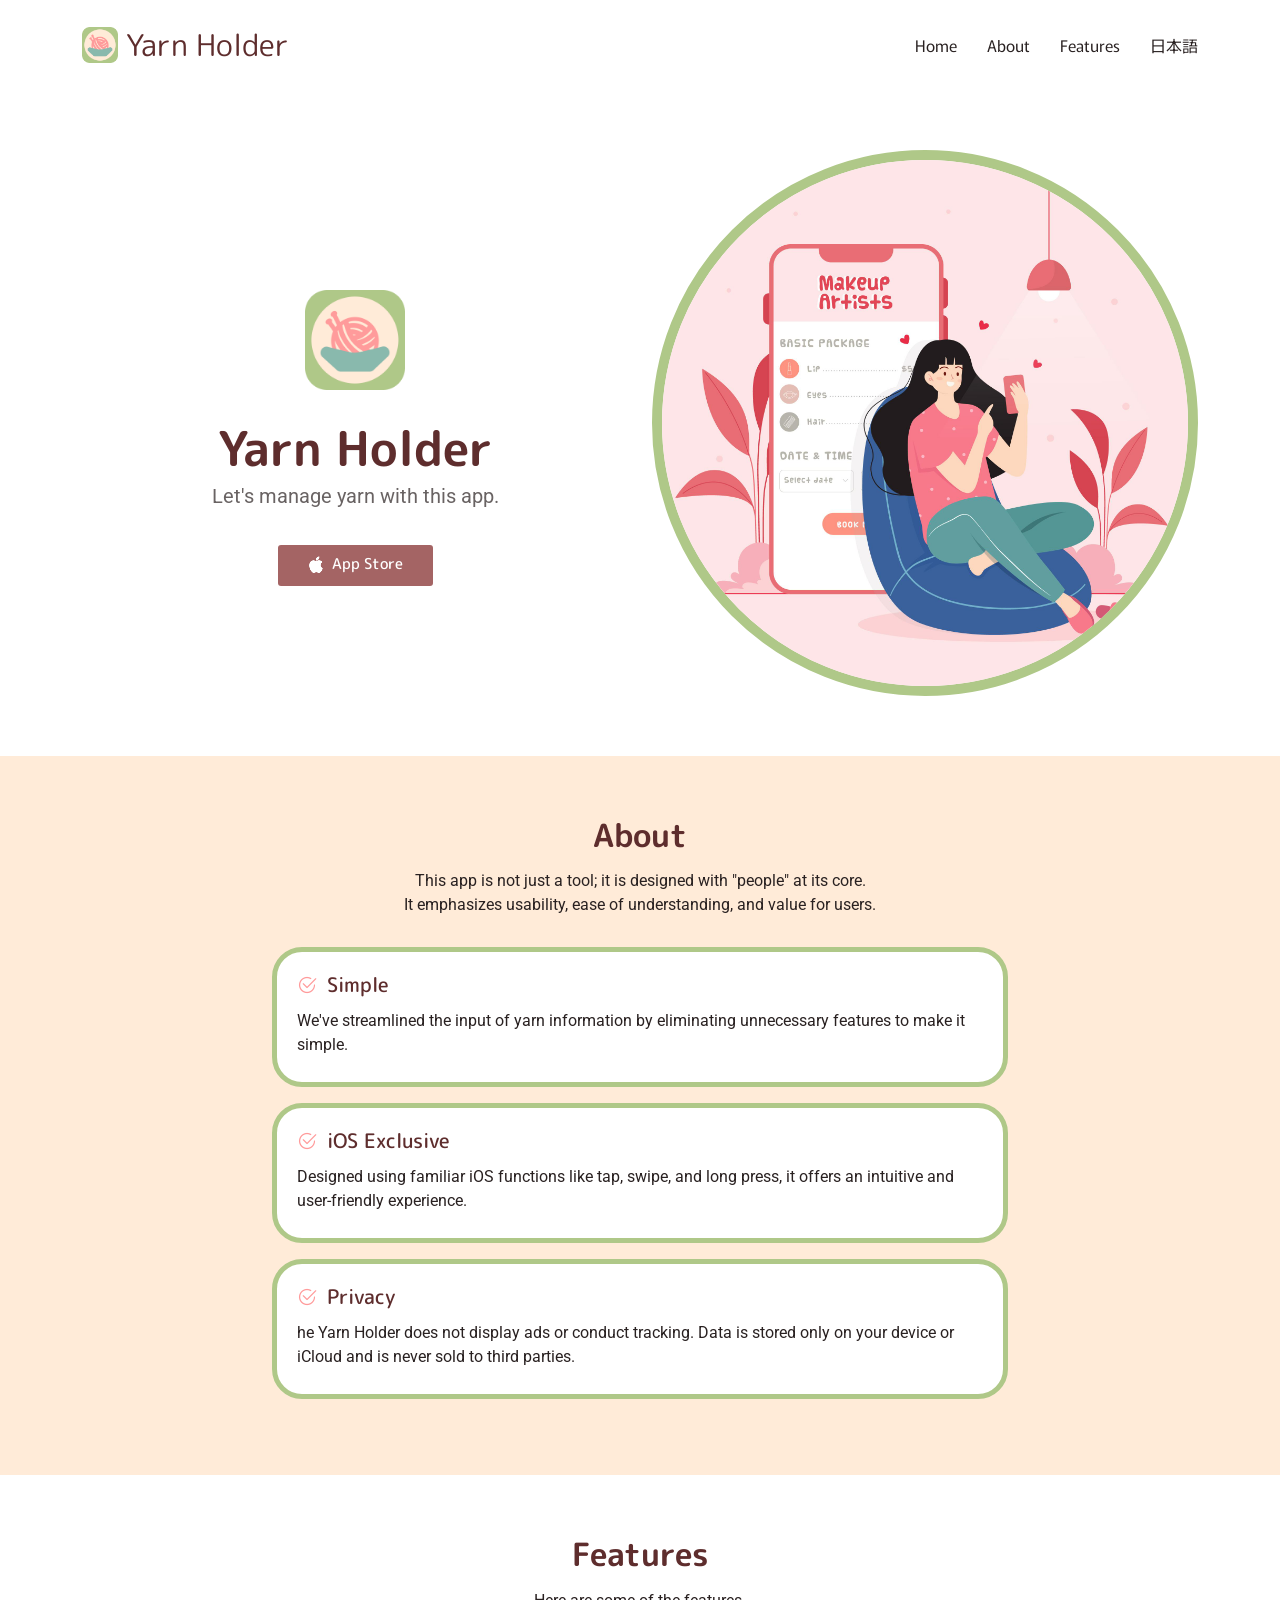
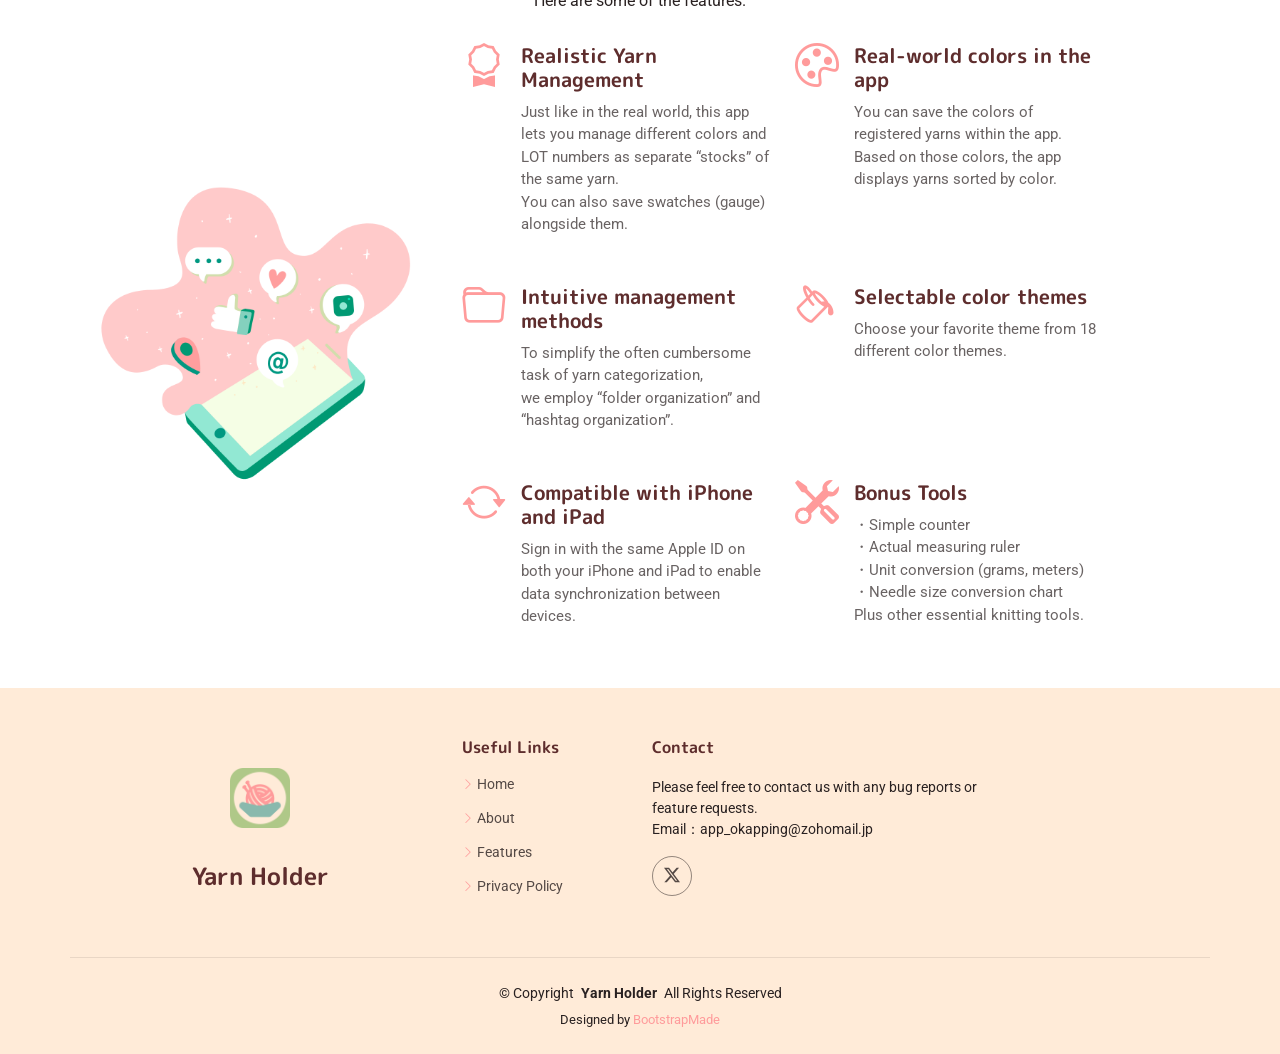
<file: docs/index.html>
<!doctype html>
<html lang="en">
    <head>
        <meta charset="utf-8" />
        <meta content="width=device-width, initial-scale=1.0" name="viewport" />
        <title>Yarn Holder</title>
        <meta name="description" content="" />
        <meta name="keywords" content="" />

        <!-- Favicons -->
        <link href="assets/img/favicon.ico" rel="icon" />
        <!--<link href="assets/img/apple-touch-icon.png" rel="apple-touch-icon" />-->

        <!-- Fonts -->
        <link href="https://fonts.googleapis.com" rel="preconnect" />
        <link href="https://fonts.gstatic.com" rel="preconnect" crossorigin />
        <link
            href="https://fonts.googleapis.com/css2?family=Roboto:ital,wght@0,100;0,300;0,400;0,500;0,700;0,900;1,100;1,300;1,400;1,500;1,700;1,900&family=Poppins:ital,wght@0,100;0,200;0,300;0,400;0,500;0,600;0,700;0,800;0,900;1,100;1,200;1,300;1,400;1,500;1,600;1,700;1,800;1,900&family=Raleway:ital,wght@0,100;0,200;0,300;0,400;0,500;0,600;0,700;0,800;0,900;1,100;1,200;1,300;1,400;1,500;1,600;1,700;1,800;1,900&display=swap"
            rel="stylesheet"
        />
        <link
            href="https://fonts.googleapis.com/css2?family=M+PLUS+Rounded+1c&family=Murecho:wght@100..900&display=swap"
            rel="stylesheet"
        />

        <!-- Vendor CSS Files -->
        <link
            href="assets/vendor/bootstrap/css/bootstrap.min.css"
            rel="stylesheet"
        />
        <link
            href="assets/vendor/bootstrap-icons/bootstrap-icons.css"
            rel="stylesheet"
        />
        <link href="assets/vendor/aos/aos.css" rel="stylesheet" />
        <link
            href="assets/vendor/swiper/swiper-bundle.min.css"
            rel="stylesheet"
        />
        <link
            href="assets/vendor/glightbox/css/glightbox.min.css"
            rel="stylesheet"
        />

        <!-- Main CSS File -->
        <link href="assets/css/main.css" rel="stylesheet" />

        <!-- =======================================================
  * Template Name: Appland
  * Template URL: https://bootstrapmade.com/free-bootstrap-app-landing-page-template/
  * Updated: Aug 07 2024 with Bootstrap v5.3.3
  * Author: BootstrapMade.com
  * License: https://bootstrapmade.com/license/
  ======================================================== -->
    </head>

    <body class="index-page">
        <header id="header" class="header d-flex align-items-center sticky-top">
            <div
                class="container-fluid container-xl position-relative d-flex align-items-center"
            >
                <a
                    href="index.html"
                    class="logo d-flex align-items-center me-auto"
                >
                    <img
                        src="assets/img/appIcon.png"
                        class="icon"
                        alt="アプリアイコン"
                    />
                    <h1 class="sitename langCng" lang="en">Yarn Holder</h1>
                    <h1 class="sitename langCng" lang="ja">毛糸ホルダー</h1>
                </a>

                <nav id="navmenu" class="navmenu">
                    <ul>
                        <li>
                            <a
                                href="index.html#hero"
                                class="active langCng"
                                lang="en"
                                >Home</a
                            >
                        </li>
                        <li>
                            <a
                                href="index.html#hero"
                                class="active langCng"
                                lang="ja"
                                >ホーム</a
                            >
                        </li>
                        <li>
                            <a href="index.html#about" class="langCng" lang="en"
                                >About</a
                            >
                        </li>
                        <li>
                            <a href="index.html#about" class="langCng" lang="ja"
                                >特徴</a
                            >
                        </li>
                        <li>
                            <a
                                href="index.html#features"
                                class="langCng"
                                lang="en"
                                >Features</a
                            >
                        </li>
                        <li>
                            <a
                                href="index.html#features"
                                class="langCng"
                                lang="ja"
                                >機能</a
                            >
                        </li>
                        <li class="langCng" lang="ja">
                            <a href="javascript:langSet('en')">English</a>
                        </li>
                        <li class="langCng" lang="en">
                            <a href="javascript:langSet('ja')">日本語</a>
                        </li>
                    </ul>
                    <i class="mobile-nav-toggle d-lg-none bi bi-list"></i>
                </nav>
            </div>
        </header>

        <main class="main">
            <!-- Hero Section -->
            <section id="hero" class="hero section">
                <div class="container">
                    <div class="row gy-4">
                        <div class="col-lg-6 order-lg-last hero-img">
                            <img
                                src="assets/img/hero-img.jpg"
                                class="illustration img-fluid d-none d-lg-block"
                                alt=""
                            />
                        </div>
                        <div
                            class="col-lg-6 d-flex flex-column justify-content-center align-items-center text-center text-md-start"
                        >
                            <img
                                src="assets/img/appIcon.png"
                                class="img-fluid my-6 icon"
                                alt="アプリアイコン"
                            />
                            <h2 class="langCng" lang="en">Yarn Holder</h2>
                            <h2 class="langCng" lang="ja">毛糸ホルダー</h2>
                            <p class="langCng" lang="en">
                                Let's manage yarn with this app.
                            </p>
                            <p class="langCng" lang="ja">
                                自分の毛糸をアプリで一括管理
                            </p>
                            <div
                                class="d-flex mt-4 justify-content-center justify-content-md-start"
                            >
                                <a
                                    href="https://apps.apple.com/jp/app/yarn-holder/id6756721966"
                                    target="_blank"
                                    class="download-btn"
                                    ><i class="bi bi-apple"></i>
                                    <span>App Store</span></a
                                >
                            </div>
                        </div>
                    </div>
                </div>
            </section>
            <!-- /Hero Section -->

            <!-- About Section -->
            <section id="about" class="about section light-background">
                <!-- Section Title -->
                <div class="container section-title">
                    <h2 class="langCng" lang="en">About</h2>
                    <h2 class="langCng" lang="ja">特徴</h2>
                    <p class="langCng" lang="en">
                        This app is not just a tool; it is designed with
                        "people" at its core.<br />
                        It emphasizes usability, ease of understanding, and
                        value for users.
                    </p>
                    <p class="langCng" lang="ja">
                        このアプリは単なるツールではなく、「人」を中心に設計されています。<br />
                        人にとっての使いやすさ、理解のしやすさ、そして価値を重視しています。
                    </p>
                </div>
                <!-- End Section Title -->

                <div class="container">
                    <div class="row gy-4 justify-content-center">
                        <div class="col-lg-8 content">
                            <ul class="about-box">
                                <li style="font-size: 20px; font-weight: 600">
                                    <h5>
                                        <i class="bi bi-check2-circle"></i>
                                        <span class="langCng" lang="en"
                                            >Simple</span
                                        >
                                        <span class="langCng" lang="ja"
                                            >シンプル</span
                                        >
                                    </h5>
                                </li>
                                <li>
                                    <span class="langCng" lang="en"
                                        >We've streamlined the input of yarn
                                        information by eliminating unnecessary
                                        features to make it simple.</span
                                    >
                                    <span class="langCng" lang="ja"
                                        >毛糸の情報の入力を簡単にするために、余計なものを削ぎ落としシンプルにしています。</span
                                    >
                                </li>
                            </ul>
                            <ul class="about-box">
                                <li style="font-size: 20px; font-weight: 600">
                                    <h5>
                                        <i class="bi bi-check2-circle"></i>
                                        <span class="langCng" lang="en"
                                            >iOS Exclusive</span
                                        >
                                        <span class="langCng" lang="ja"
                                            >iOS 専用</span
                                        >
                                    </h5>
                                </li>
                                <li>
                                    <span class="langCng" lang="en"
                                        >Designed using familiar iOS functions
                                        like tap, swipe, and long press, it
                                        offers an intuitive and user-friendly
                                        experience.</span
                                    >
                                    <span class="langCng" lang="ja"
                                        >タップやスワイプ、長押しといった普段の使い慣れたiOSの機能を活用して設計しています。そのため、使いやすく直感的に操作できます。</span
                                    >
                                </li>
                            </ul>
                            <ul class="about-box">
                                <li style="font-size: 20px; font-weight: 600">
                                    <h5>
                                        <i class="bi bi-check2-circle"></i>
                                        <span class="langCng" lang="en"
                                            >Privacy</span
                                        >
                                        <span class="langCng" lang="ja"
                                            >プライバシー</span
                                        >
                                    </h5>
                                </li>
                                <li>
                                    <span class="langCng" lang="en"
                                        >he Yarn Holder does not display ads or
                                        conduct tracking. Data is stored only on
                                        your device or iCloud and is never sold
                                        to third parties.</span
                                    >
                                    <span class="langCng" lang="ja"
                                        >毛糸ホルダーは広告を表示せず、トラッキングもしません。データはお客様のデバイスまたはiCloudのみの保存され、決して第三者に売却されることはありません。</span
                                    >
                                </li>
                            </ul>
                        </div>
                    </div>
                </div>
            </section>
            <!-- /About Section -->

            <!-- Features Section -->
            <section id="features" class="features section">
                <!-- Section Title -->
                <div class="container section-title">
                    <h2 class="langCng" lang="en">Features</h2>
                    <h2 class="langCng" lang="ja">機能</h2>
                    <p class="langCng" lang="en">
                        Here are some of the features.
                    </p>
                    <p class="langCng" lang="ja">機能の一部を紹介します。</p>
                </div>
                <!-- End Section Title -->

                <div class="container">
                    <div class="row gy-5">
                        <div class="col-lg-4 d-flex align-items-center">
                            <img
                                src="assets/img/feature-img.png"
                                class="img-fluid d-none d-lg-block"
                                alt=""
                            />
                        </div>

                        <div class="col-lg-7 d-flex">
                            <div class="row align-self-center gy-5">
                                <div class="col-md-6 icon-box">
                                    <i class="bi bi-award"></i>
                                    <div>
                                        <h4 class="langCng" lang="en">
                                            Realistic Yarn Management
                                        </h4>
                                        <h4 class="langCng" lang="ja">
                                            現実に基づいた毛糸の管理
                                        </h4>
                                        <p class="langCng" lang="en">
                                            Just like in the real world, this
                                            app lets you manage different colors
                                            and LOT numbers as separate “stocks”
                                            of the same yarn.<br />
                                            You can also save swatches (gauge)
                                            alongside them.
                                        </p>
                                        <p class="langCng" lang="ja">
                                            現実世界に合わせて、本アプリでは色違いやLOT番号違いを同じ毛糸の別の”在庫”として管理することができます。<br />
                                            また、併せてスワッチ（ゲージ）も一緒に保存ができます。
                                        </p>
                                    </div>
                                </div>
                                <!-- End Feature Item -->

                                <div class="col-md-6 icon-box">
                                    <i class="bi bi-palette"></i>
                                    <div>
                                        <h4 class="langCng" lang="en">
                                            Real-world colors in the app
                                        </h4>
                                        <h4 class="langCng" lang="ja">
                                            現実の色味をアプリ上で
                                        </h4>
                                        <p class="langCng" lang="en">
                                            You can save the colors of
                                            registered yarns within the app.<br />
                                            Based on those colors, the app
                                            displays yarns sorted by color.
                                        </p>
                                        <p class="langCng" lang="ja">
                                            登録した毛糸の色味をアプリ内に保存することができます。<br />
                                            その色味を元に毛糸を色順で並べて表示することができます。
                                        </p>
                                    </div>
                                </div>
                                <!-- End Feature Item -->

                                <div class="col-md-6 icon-box">
                                    <i class="bi bi-folder"></i>
                                    <div>
                                        <h4 class="langCng" lang="en">
                                            Intuitive management methods
                                        </h4>
                                        <h4 class="langCng" lang="ja">
                                            直感的に分かる管理方法
                                        </h4>
                                        <p class="langCng" lang="en">
                                            To simplify the often cumbersome
                                            task of yarn categorization,<br />
                                            we employ “folder organization” and
                                            “hashtag organization”.
                                        </p>
                                        <p class="langCng" lang="ja">
                                            管理が大変になってしまう毛糸の分類分け方法として、<br />
                                            "フォルダ分け"と"ハッシュタグ分け"<br />
                                            を採用しております。<br />
                                        </p>
                                    </div>
                                </div>
                                <!-- End Feature Item -->

                                <div class="col-md-6 icon-box">
                                    <i class="bi bi-paint-bucket"></i>
                                    <div>
                                        <h4 class="langCng" lang="en">
                                            Selectable color themes
                                        </h4>
                                        <h4 class="langCng" lang="ja">
                                            選べるカラーテーマ
                                        </h4>
                                        <p class="langCng" lang="en">
                                            Choose your favorite theme from 18
                                            different color themes.<br />
                                        </p>
                                        <p class="langCng" lang="ja">
                                            18種類のカラーテーマからお好きなテーマを選ぶことができます。<br />
                                        </p>
                                    </div>
                                </div>
                                <!-- End Feature Item -->

                                <div class="col-md-6 icon-box">
                                    <i class="bi bi-arrow-repeat"></i>
                                    <div>
                                        <h4 class="langCng" lang="en">
                                            Compatible with iPhone and iPad
                                        </h4>
                                        <h4 class="langCng" lang="ja">
                                            iPhoneとiPad両対応
                                        </h4>
                                        <p class="langCng" lang="en">
                                            Sign in with the same Apple ID on
                                            both your iPhone and iPad to enable
                                            data synchronization between
                                            devices.
                                        </p>
                                        <p class="langCng" lang="ja">
                                            iPhoneとiPadへ同じAppleアカウントでサインインすることで、<br />
                                            iPhoneとiPad間でのデータの同期が可能です。<br />
                                        </p>
                                    </div>
                                </div>
                                <!-- End Feature Item -->

                                <div class="col-md-6 icon-box">
                                    <i class="bi bi-tools"></i>
                                    <div>
                                        <h4 class="langCng" lang="en">
                                            Bonus Tools
                                        </h4>
                                        <h4 class="langCng" lang="ja">
                                            おまけ機能の各種ツール
                                        </h4>
                                        <p class="langCng" lang="en">
                                            ・Simple counter<br />
                                            ・Actual measuring ruler<br />
                                            ・Unit conversion (grams, meters)<br />
                                            ・Needle size conversion chart<br />
                                            Plus other essential knitting tools.
                                        </p>
                                        <p class="langCng" lang="ja">
                                            ・シンプルなカウンター<br />
                                            ・実際に計測可能な定規<br />
                                            ・グラムやメートルのサイズ変換<br />
                                            ・各種針の変換表<br />
                                            など編み物の際に必要なツールも揃っています。
                                        </p>
                                    </div>
                                </div>
                                <!-- End Feature Item -->
                            </div>
                        </div>
                    </div>
                </div>
            </section>
            <!-- /Features Section -->

            <!-- Gallery Section -->
            <!-- <section id="gallery" class="gallery section light-background">
      <div class="container section-title">
        <h2 class="langCng" lang="en">Gallery</h2>
        <h2 class="langCng" lang="ja">ギャラリー</h2>
      </div>
      <div class="container-fluid">
        <div class="swiper init-swiper">
          <script type="application/json" class="swiper-config">
            {
              "loop": true,
              "speed": 600,
              "autoplay": {
                "delay": 5000
              },
              "slidesPerView": "auto",
              "centeredSlides": true,
              "pagination": {
                "el": ".swiper-pagination",
                "type": "bullets",
                "clickable": true
              },
              "breakpoints": {
                "320": {
                  "slidesPerView": 1,
                  "spaceBetween": 0
                },
                "768": {
                  "slidesPerView": 3,
                  "spaceBetween": 30
                },
                "992": {
                  "slidesPerView": 5,
                  "spaceBetween": 30
                },
                "1200": {
                  "slidesPerView": 7,
                  "spaceBetween": 30
                }
              }
            }
          </script>
          <div class="swiper-wrapper align-items-center">
            <div class="swiper-slide"><a class="glightbox" data-gallery="images-gallery-full" href="assets/img/app-gallery/app-gallery-1.png"><img src="assets/img/app-gallery/app-gallery-1.png" class="img-fluid" alt=""></a></div>
            <div class="swiper-slide"><a class="glightbox" data-gallery="images-gallery-full" href="assets/img/app-gallery/app-gallery-2.png"><img src="assets/img/app-gallery/app-gallery-2.png" class="img-fluid" alt=""></a></div>
            <div class="swiper-slide"><a class="glightbox" data-gallery="images-gallery-full" href="assets/img/app-gallery/app-gallery-3.png"><img src="assets/img/app-gallery/app-gallery-3.png" class="img-fluid" alt=""></a></div>
            <div class="swiper-slide"><a class="glightbox" data-gallery="images-gallery-full" href="assets/img/app-gallery/app-gallery-4.png"><img src="assets/img/app-gallery/app-gallery-4.png" class="img-fluid" alt=""></a></div>
            <div class="swiper-slide"><a class="glightbox" data-gallery="images-gallery-full" href="assets/img/app-gallery/app-gallery-5.png"><img src="assets/img/app-gallery/app-gallery-5.png" class="img-fluid" alt=""></a></div>
            <div class="swiper-slide"><a class="glightbox" data-gallery="images-gallery-full" href="assets/img/app-gallery/app-gallery-6.png"><img src="assets/img/app-gallery/app-gallery-6.png" class="img-fluid" alt=""></a></div>
            <div class="swiper-slide"><a class="glightbox" data-gallery="images-gallery-full" href="assets/img/app-gallery/app-gallery-7.png"><img src="assets/img/app-gallery/app-gallery-7.png" class="img-fluid" alt=""></a></div>
            <div class="swiper-slide"><a class="glightbox" data-gallery="images-gallery-full" href="assets/img/app-gallery/app-gallery-8.png"><img src="assets/img/app-gallery/app-gallery-8.png" class="img-fluid" alt=""></a></div>
            <div class="swiper-slide"><a class="glightbox" data-gallery="images-gallery-full" href="assets/img/app-gallery/app-gallery-9.png"><img src="assets/img/app-gallery/app-gallery-9.png" class="img-fluid" alt=""></a></div>
            <div class="swiper-slide"><a class="glightbox" data-gallery="images-gallery-full" href="assets/img/app-gallery/app-gallery-10.png"><img src="assets/img/app-gallery/app-gallery-10.png" class="img-fluid" alt=""></a></div>
            <div class="swiper-slide"><a class="glightbox" data-gallery="images-gallery-full" href="assets/img/app-gallery/app-gallery-11.png"><img src="assets/img/app-gallery/app-gallery-11.png" class="img-fluid" alt=""></a></div>
            <div class="swiper-slide"><a class="glightbox" data-gallery="images-gallery-full" href="assets/img/app-gallery/app-gallery-12.png"><img src="assets/img/app-gallery/app-gallery-12.png" class="img-fluid" alt=""></a></div>
          </div>
          <div class="swiper-pagination"></div>
        </div>
      </div>
    </section> -->
        </main>
        <footer id="footer" class="footer light-background">
            <div class="container footer-top">
                <div class="row gy-4">
                    <div class="col-lg-4 col-md-6 footer-about">
                        <a
                            href="index.html#hero"
                            class="d-flex flex-column align-items-center"
                        >
                            <img
                                src="assets/img/appIcon.png"
                                class="icon"
                                alt="アプリアイコン"
                            />
                            <span class="langCng" lang="en" class="sitename"
                                >Yarn Holder</span
                            >
                            <span class="langCng" lang="ja" class="sitename"
                                >毛糸ホルダー</span
                            >
                        </a>
                    </div>

                    <div class="col-lg-2 col-md-3 footer-links">
                        <h4>Useful Links</h4>
                        <ul>
                            <li>
                                <i class="bi bi-chevron-right"></i>
                                <a
                                    class="langCng"
                                    lang="en"
                                    href="index.html#hero"
                                    >Home</a
                                >
                                <a
                                    class="langCng"
                                    lang="ja"
                                    href="index.html#hero"
                                    >ホーム</a
                                >
                            </li>
                            <li>
                                <i class="bi bi-chevron-right"></i>
                                <a
                                    class="langCng"
                                    lang="en"
                                    href="index.html#about"
                                    >About</a
                                >
                                <a
                                    class="langCng"
                                    lang="ja"
                                    href="index.html#about"
                                    >特徴</a
                                >
                            </li>
                            <li>
                                <i class="bi bi-chevron-right"></i>
                                <a
                                    class="langCng"
                                    lang="en"
                                    href="index.html#features"
                                    >Features</a
                                >
                                <a
                                    class="langCng"
                                    lang="ja"
                                    href="index.html#features"
                                    >機能</a
                                >
                            </li>
                            <!-- <li>
              <i class="bi bi-chevron-right"></i>
              <a class="langCng" lang="en" href="index.html#gallery">Gallery</a>
              <a class="langCng" lang="ja" href="index.html#gallery">ギャラリー</a>
            </li> -->
                            <li>
                                <i class="bi bi-chevron-right"></i>
                                <a
                                    class="langCng"
                                    lang="en"
                                    href="privacyAndPolicy.html"
                                    >Privacy Policy</a
                                >
                                <a
                                    class="langCng"
                                    lang="ja"
                                    href="privacyAndPolicy.html"
                                    >プライバシーポリシー</a
                                >
                            </li>
                        </ul>
                    </div>
                    <div class="col-lg-4 col-md-12">
                        <h4>Contact</h4>
                        <p class="langCng" lang="en">
                            Please feel free to contact us with any bug reports
                            or feature requests.<br />
                            Email：app_okapping@zohomail.jp
                        </p>
                        <p class="langCng" lang="ja">
                            不具合や追加機能の要望などございましたらお気軽にご連絡ください。<br />
                            Email：app_okapping@zohomail.jp
                        </p>
                        <div class="social-links d-flex">
                            <a
                                href="https://x.com/app_okapping"
                                target="”_blank”"
                            >
                                <i class="bi bi-twitter-x"></i>
                            </a>
                        </div>
                    </div>
                </div>
            </div>

            <div class="container copyright text-center mt-4">
                <p>
                    © <span>Copyright</span>
                    <strong class="px-1 sitename">Yarn Holder</strong>
                    <span>All Rights Reserved</span>
                </p>
                <div class="credits">
                    <!-- All the links in the footer should remain intact. -->
                    <!-- You can delete the links only if you've purchased the pro version. -->
                    <!-- Licensing information: https://bootstrapmade.com/license/ -->
                    <!-- Purchase the pro version with working PHP/AJAX contact form: [buy-url] -->
                    Designed by
                    <a href="https://bootstrapmade.com/">BootstrapMade</a>
                </div>
            </div>
        </footer>

        <!-- Scroll Top -->
        <a
            href="#"
            id="scroll-top"
            class="scroll-top d-flex align-items-center justify-content-center"
            ><i class="bi bi-arrow-up-short"></i
        ></a>

        <!-- Preloader -->
        <!-- <div id="preloader"></div> -->

        <!-- Vendor JS Files -->
        <script src="assets/vendor/bootstrap/js/bootstrap.bundle.min.js"></script>
        <script src="assets/vendor/php-email-form/validate.js"></script>
        <script src="assets/vendor/aos/aos.js"></script>
        <script src="assets/vendor/swiper/swiper-bundle.min.js"></script>
        <script src="assets/vendor/glightbox/js/glightbox.min.js"></script>

        <!-- Main JS File -->
        <script src="assets/js/main.js"></script>
        <!-- <script src="assets/js/include.js"></script> -->

        <script>
            // =========================================================
            //      画面が開かれたときの初期設定
            // =========================================================
            window.onload = function () {
                // --- ブラウザのデフォルト言語を取得して初回の表示 -----
                var wDef = (
                    navigator.browserLanguage ||
                    navigator.language ||
                    navigator.userLanguage
                ).substr(0, 2);
                langSet(wDef);
            };
            // =========================================================
            //      選択された言語のみ表示
            // =========================================================
            function langSet(argLang) {
                // --- 切り替え対象のclass一覧を取得 ----------------------
                var elm = document.getElementsByClassName("langCng");

                for (var i = 0; i < elm.length; i++) {
                    // --- 選択された言語と一致は表示、その他は非表示 -------
                    if (elm[i].getAttribute("lang") == argLang) {
                        elm[i].style.display = "";
                    } else {
                        elm[i].style.display = "none";
                    }
                }
            }
        </script>
    </body>
</html>
</file>
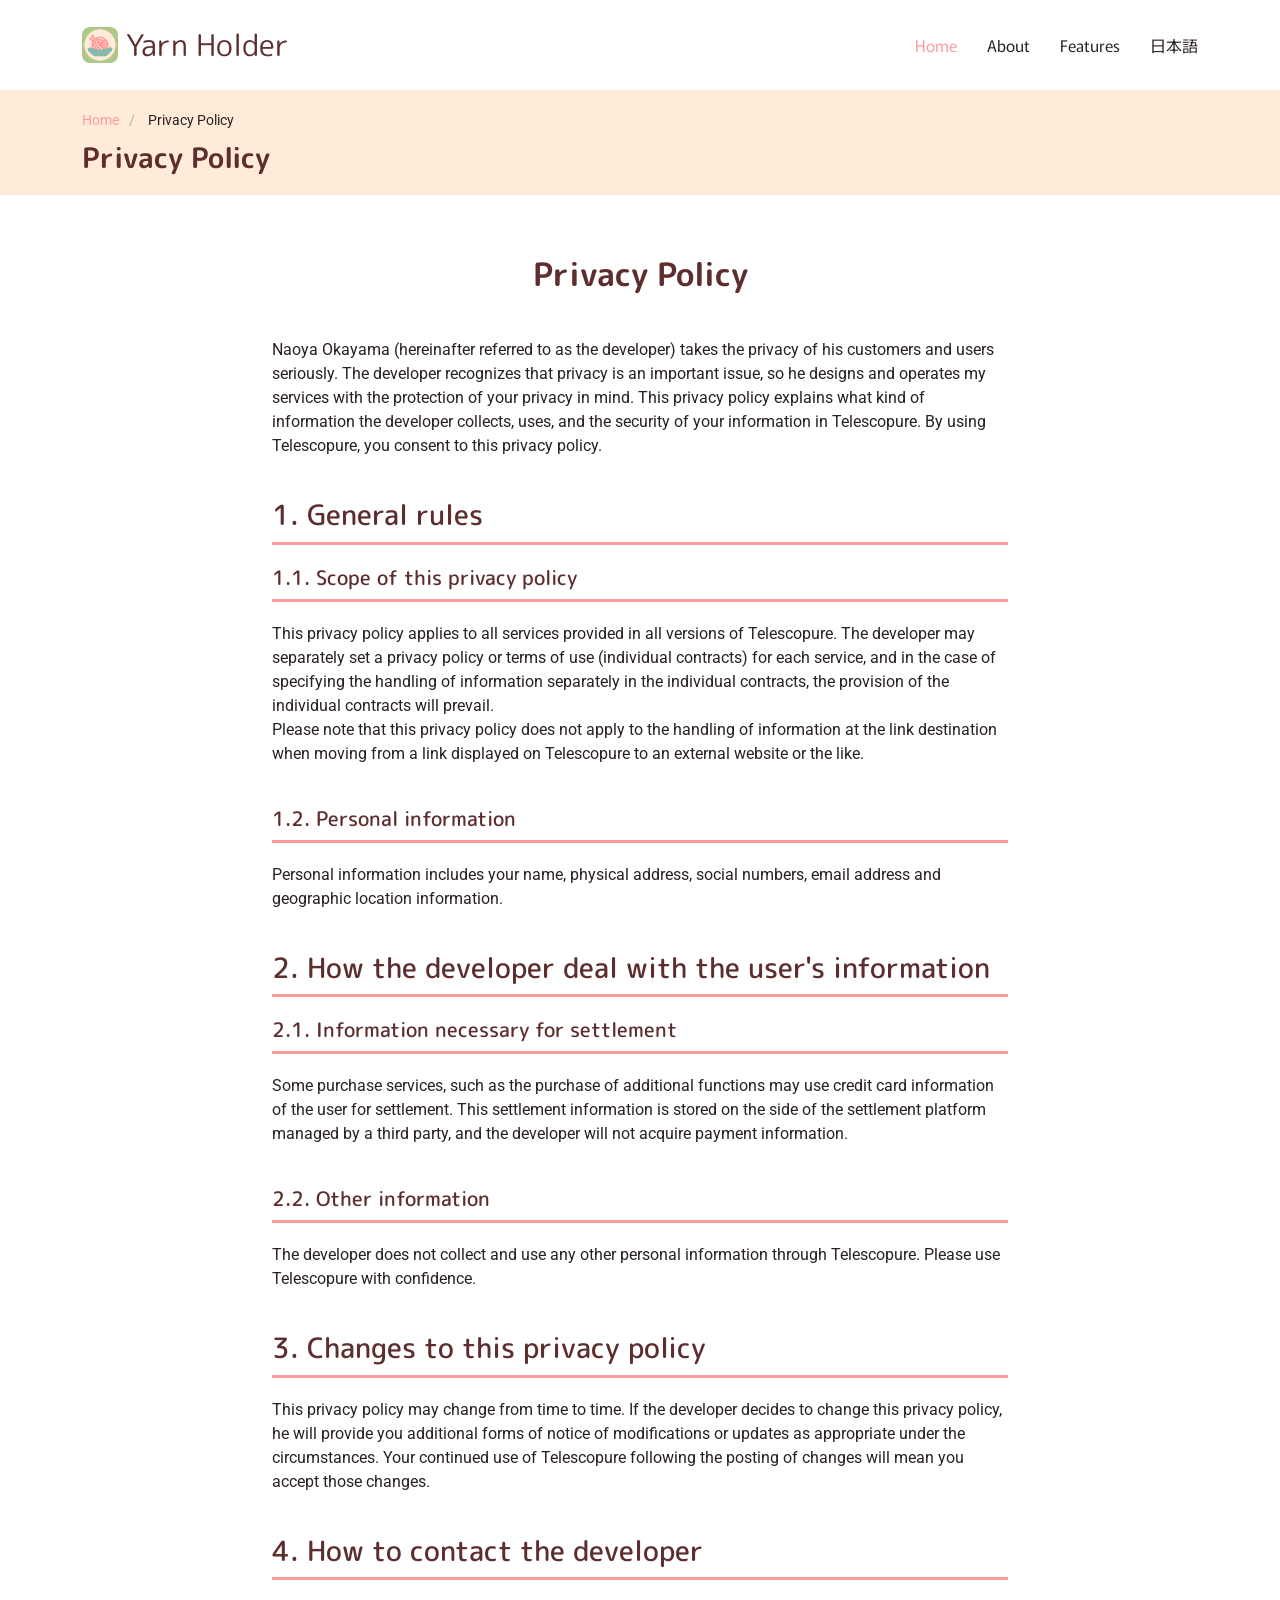
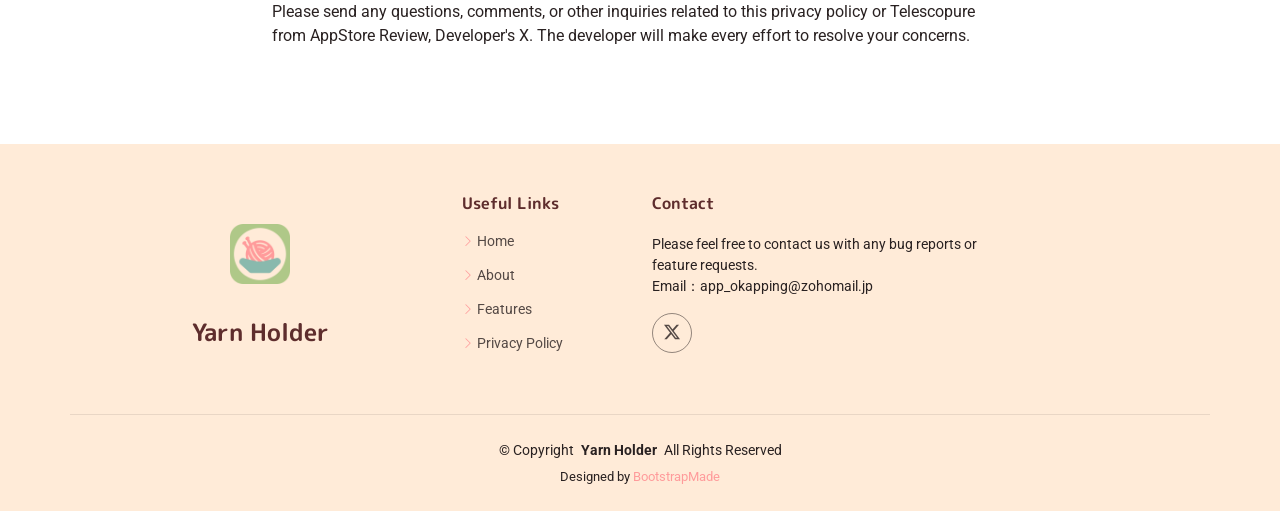
<file: docs/privacyAndPolicy.html>
<!doctype html>
<html lang="en">
    <head>
        <meta charset="utf-8" />
        <meta content="width=device-width, initial-scale=1.0" name="viewport" />
        <title>Yarn Holder</title>
        <meta name="description" content="" />
        <meta name="keywords" content="" />

        <!-- Favicons -->
        <link href="assets/img/favicon.ico" rel="icon" />
        <!--<link href="assets/img/apple-touch-icon.png" rel="apple-touch-icon" />-->

        <!-- Fonts -->
        <link href="https://fonts.googleapis.com" rel="preconnect" />
        <link href="https://fonts.gstatic.com" rel="preconnect" crossorigin />
        <link
            href="https://fonts.googleapis.com/css2?family=Roboto:ital,wght@0,100;0,300;0,400;0,500;0,700;0,900;1,100;1,300;1,400;1,500;1,700;1,900&family=Poppins:ital,wght@0,100;0,200;0,300;0,400;0,500;0,600;0,700;0,800;0,900;1,100;1,200;1,300;1,400;1,500;1,600;1,700;1,800;1,900&family=Raleway:ital,wght@0,100;0,200;0,300;0,400;0,500;0,600;0,700;0,800;0,900;1,100;1,200;1,300;1,400;1,500;1,600;1,700;1,800;1,900&display=swap"
            rel="stylesheet"
        />
        <link
            href="https://fonts.googleapis.com/css2?family=M+PLUS+Rounded+1c&family=Murecho:wght@100..900&display=swap"
            rel="stylesheet"
        />

        <!-- Vendor CSS Files -->
        <link
            href="assets/vendor/bootstrap/css/bootstrap.min.css"
            rel="stylesheet"
        />
        <link
            href="assets/vendor/bootstrap-icons/bootstrap-icons.css"
            rel="stylesheet"
        />
        <link href="assets/vendor/aos/aos.css" rel="stylesheet" />
        <link
            href="assets/vendor/swiper/swiper-bundle.min.css"
            rel="stylesheet"
        />
        <link
            href="assets/vendor/glightbox/css/glightbox.min.css"
            rel="stylesheet"
        />

        <!-- Main CSS File -->
        <link href="assets/css/main.css" rel="stylesheet" />

        <!-- =======================================================
  * Template Name: Appland
  * Template URL: https://bootstrapmade.com/free-bootstrap-app-landing-page-template/
  * Updated: Aug 07 2024 with Bootstrap v5.3.3
  * Author: BootstrapMade.com
  * License: https://bootstrapmade.com/license/
  ======================================================== -->
    </head>

    <body class="index-page">
        <header id="header" class="header d-flex align-items-center sticky-top">
            <div
                class="container-fluid container-xl position-relative d-flex align-items-center"
            >
                <a
                    href="index.html"
                    class="logo d-flex align-items-center me-auto"
                >
                    <img
                        src="assets/img/appIcon.png"
                        class="icon"
                        alt="アプリアイコン"
                    />
                    <h1 class="sitename langCng" lang="en">Yarn Holder</h1>
                    <h1 class="sitename langCng" lang="ja">毛糸ホルダー</h1>
                </a>

                <nav id="navmenu" class="navmenu">
                    <ul>
                        <li>
                            <a
                                href="index.html#hero"
                                class="active langCng"
                                lang="en"
                                >Home</a
                            >
                        </li>
                        <li>
                            <a
                                href="index.html#hero"
                                class="active langCng"
                                lang="ja"
                                >ホーム</a
                            >
                        </li>
                        <li>
                            <a href="index.html#about" class="langCng" lang="en"
                                >About</a
                            >
                        </li>
                        <li>
                            <a href="index.html#about" class="langCng" lang="ja"
                                >特徴</a
                            >
                        </li>
                        <li>
                            <a
                                href="index.html#features"
                                class="langCng"
                                lang="en"
                                >Features</a
                            >
                        </li>
                        <li>
                            <a
                                href="index.html#features"
                                class="langCng"
                                lang="ja"
                                >機能</a
                            >
                        </li>
                        <li class="langCng" lang="ja">
                            <a href="javascript:langSet('en')">English</a>
                        </li>
                        <li class="langCng" lang="en">
                            <a href="javascript:langSet('ja')">日本語</a>
                        </li>
                    </ul>
                    <i class="mobile-nav-toggle d-lg-none bi bi-list"></i>
                </nav>
                <!-- <a class="btn-getstarted" href="index.html#about">Get Started</a> -->
            </div>
        </header>

        <main class="main">
            <!-- Page Title -->
            <div class="page-title light-background">
                <div class="container">
                    <nav class="breadcrumbs">
                        <ol>
                            <li>
                                <a
                                    class="langCng"
                                    lang="en"
                                    href="index.html#hero"
                                    >Home</a
                                >
                                <a
                                    class="langCng"
                                    lang="ja"
                                    href="index.html#hero"
                                    >ホーム</a
                                >
                            </li>
                            <li class="current">
                                <span class="langCng" lang="en"
                                    >Privacy Policy</span
                                >
                                <span class="langCng" lang="ja"
                                    >プライバシーポリシー</span
                                >
                            </li>
                        </ol>
                    </nav>
                    <h1 class="langCng" lang="en">Privacy Policy</h1>
                    <h1 class="langCng" lang="ja">プライバシーポリシー</h1>
                </div>
            </div>
            <!-- End Page Title -->

            <!-- Starter Section Section -->
            <section id="starter-section" class="starter-section section">
                <!-- Section Title -->
                <div class="container section-title">
                    <h2 class="langCng" lang="en">Privacy Policy</h2>
                    <h2 class="langCng" lang="ja">プライバシーポリシー</h2>
                    <!-- <p>Necessitatibus eius consequatur ex aliquid fuga eum quidem sint consectetur velit</p> -->
                </div>
                <!-- End Section Title -->

                <div class="container privacyPolicy">
                    <div class="row">
                        <div class="col-lg-8 mx-auto">
                            <p class="langCng" lang="en">
                                Naoya Okayama (hereinafter referred to as the
                                developer) takes the privacy of his customers
                                and users seriously. The developer recognizes
                                that privacy is an important issue, so he
                                designs and operates my services with the
                                protection of your privacy in mind. This privacy
                                policy explains what kind of information the
                                developer collects, uses, and the security of
                                your information in Telescopure. By using
                                Telescopure, you consent to this privacy policy.
                            </p>
                            <p class="langCng" lang="ja">
                                Naoya
                                Okayama（以下、開発者）は、毛糸ホルダーの運営に関し、個人情報の保護に関係する法令およびガイドラインを順守するとともに、ユーザーの皆さまからご提供いただいた情報を以下の通り取り扱います。なお、毛糸ホルダーのご利用を開始に伴い、このプライバシーポリシーに同意したものとします。<br />
                            </p>
                            <h3 class="langCng" lang="en">1. General rules</h3>
                            <h3 class="langCng" lang="ja">1. 総則</h3>
                            <h5 class="langCng" lang="en">
                                1.1. Scope of this privacy policy
                            </h5>
                            <h5 class="langCng" lang="ja">
                                1.1. 本プライバシーポリシーの適用範囲
                            </h5>
                            <p class="langCng" lang="en">
                                This privacy policy applies to all services
                                provided in all versions of Telescopure. The
                                developer may separately set a privacy policy or
                                terms of use (individual contracts) for each
                                service, and in the case of specifying the
                                handling of information separately in the
                                individual contracts, the provision of the
                                individual contracts will prevail. <br />
                                Please note that this privacy policy does not
                                apply to the handling of information at the link
                                destination when moving from a link displayed on
                                Telescopure to an external website or the
                                like.<br />
                            </p>
                            <p class="langCng" lang="ja">
                                本プライバシーポリシーは、毛糸ホルダーの全てのバージョンにて提供される全てのサービスに適用されます。開発者は別途、サービスごとのプライバシーポリシーまたは利用規約（以下「個別規約」）を定めることがあり、個別規約において別途情報の取り扱いを定める場合には、個別規約の定めが優先します。<br />
                                なお、毛糸ホルダーに表示されるリンク等から外部のウェブサイト等に移動した場合のリンク先での情報の取り扱いについて、本プライバシーポリシーの適用はありません。<br />
                            </p>
                            <h5 class="langCng" lang="en">
                                1.2. Personal information
                            </h5>
                            <h5 class="langCng" lang="ja">
                                1.2. 個人情報の定義
                            </h5>
                            <p class="langCng" lang="en">
                                Personal information includes your name,
                                physical address, social numbers, email address
                                and geographic location information.<br />
                            </p>
                            <p class="langCng" lang="ja">
                                本プライバシーポリシーにおいて、「個人情報」とは個人情報の保護に関する法律（平成十五年五月三十日法律第五十七号）第2条第1項により定義される個人情報を指します。<br />
                            </p>
                            <h3 class="langCng" lang="en">
                                2. How the developer deal with the user's
                                information
                            </h3>
                            <h3 class="langCng" lang="ja">
                                2. ユーザーの個人情報の利用について
                            </h3>
                            <h5 class="langCng" lang="en">
                                2.1. Information necessary for settlement
                            </h5>
                            <h5 class="langCng" lang="ja">
                                2.1. 決済に必要な情報
                            </h5>
                            <p class="langCng" lang="en">
                                Some purchase services, such as the purchase of
                                additional functions may use credit card
                                information of the user for settlement. This
                                settlement information is stored on the side of
                                the settlement platform managed by a third
                                party, and the developer will not acquire
                                payment information. <br />
                            </p>
                            <p class="langCng" lang="ja">
                                毛糸ホルダーの追加機能の購入など、一部の有料サービスでは決済のためにユーザーのクレジットカード情報等を利用することがありますが、これらの決済情報は第三者が運営する決済プラットフォームの側で保存されており、開発者は決済情報を取得しません。<br />
                            </p>
                            <h5 class="langCng" lang="en">
                                2.2. Other information
                            </h5>
                            <h5 class="langCng" lang="ja">2.2. その他の情報</h5>
                            <p class="langCng" lang="en">
                                The developer does not collect and use any other
                                personal information through Telescopure. Please
                                use Telescopure with confidence. <br />
                            </p>
                            <p class="langCng" lang="ja">
                                開発者は上記にあげた情報以外の個人情報は利用しません。ご安心して毛糸ホルダーをお使いください。<br />
                            </p>
                            <h3 class="langCng" lang="en">
                                3. Changes to this privacy policy
                            </h3>
                            <h3 class="langCng" lang="ja">
                                3. プライバシーポリシーの改定について
                            </h3>
                            <p class="langCng" lang="en">
                                This privacy policy may change from time to
                                time. If the developer decides to change this
                                privacy policy, he will provide you additional
                                forms of notice of modifications or updates as
                                appropriate under the circumstances. Your
                                continued use of Telescopure following the
                                posting of changes will mean you accept those
                                changes. <br />
                            </p>
                            <p class="langCng" lang="ja">
                                本プライバシーポリシーを改定することがあります。改定した場合にはウェブサイトへの掲示その他ユーザーの皆様に分かりやすい方法で改定をお知らせします。改定後も引き続き毛糸を使用した場合、プライバシーポリシーの変更を受け入れたこととします。<br />
                            </p>
                            <h3 class="langCng" lang="en">
                                4. How to contact the developer
                            </h3>
                            <h3 class="langCng" lang="ja">
                                4. 開発者との連絡手段
                            </h3>
                            <p class="langCng" lang="en">
                                Please send any questions, comments, or other
                                inquiries related to this privacy policy or
                                Telescopure from AppStore Review, Developer's X.
                                The developer will make every effort to resolve
                                your concerns. <br />
                            </p>
                            <p class="langCng" lang="ja">
                                本プライバシーポリシーまたは毛糸ホルダーに関連するご質問、ご意見、その他のご連絡は開発者のX、または毛糸ホルダーのAppStoreレビューからお送りください。<br />
                            </p>
                        </div>
                    </div>
                </div>
            </section>
        </main>

        <footer id="footer" class="footer light-background">
            <div class="container footer-top">
                <div class="row gy-4">
                    <div class="col-lg-4 col-md-6 footer-about">
                        <a
                            href="index.html#hero"
                            class="d-flex flex-column align-items-center"
                        >
                            <img
                                src="assets/img/appIcon.png"
                                class="icon"
                                alt="アプリアイコン"
                            />
                            <span class="langCng" lang="en" class="sitename"
                                >Yarn Holder</span
                            >
                            <span class="langCng" lang="ja" class="sitename"
                                >毛糸ホルダー</span
                            >
                        </a>
                    </div>

                    <div class="col-lg-2 col-md-3 footer-links">
                        <h4>Useful Links</h4>
                        <ul>
                            <li>
                                <i class="bi bi-chevron-right"></i>
                                <a
                                    class="langCng"
                                    lang="en"
                                    href="index.html#hero"
                                    >Home</a
                                >
                                <a
                                    class="langCng"
                                    lang="ja"
                                    href="index.html#hero"
                                    >ホーム</a
                                >
                            </li>
                            <li>
                                <i class="bi bi-chevron-right"></i>
                                <a
                                    class="langCng"
                                    lang="en"
                                    href="index.html#about"
                                    >About</a
                                >
                                <a
                                    class="langCng"
                                    lang="ja"
                                    href="index.html#about"
                                    >特徴</a
                                >
                            </li>
                            <li>
                                <i class="bi bi-chevron-right"></i>
                                <a
                                    class="langCng"
                                    lang="en"
                                    href="index.html#features"
                                    >Features</a
                                >
                                <a
                                    class="langCng"
                                    lang="ja"
                                    href="index.html#features"
                                    >機能</a
                                >
                            </li>
                            <!-- <li>
              <i class="bi bi-chevron-right"></i>
              <a class="langCng" lang="en" href="index.html#gallery">Gallery</a>
              <a class="langCng" lang="ja" href="index.html#gallery">ギャラリー</a>
            </li> -->
                            <li>
                                <i class="bi bi-chevron-right"></i>
                                <a
                                    class="langCng"
                                    lang="en"
                                    href="privacyAndPolicy.html"
                                    >Privacy Policy</a
                                >
                                <a
                                    class="langCng"
                                    lang="ja"
                                    href="privacyAndPolicy.html"
                                    >プライバシーポリシー</a
                                >
                            </li>
                        </ul>
                    </div>
                    <div class="col-lg-4 col-md-12">
                        <h4>Contact</h4>
                        <p class="langCng" lang="en">
                            Please feel free to contact us with any bug reports
                            or feature requests.<br />
                            Email：app_okapping@zohomail.jp
                        </p>
                        <p class="langCng" lang="ja">
                            不具合や追加機能の要望などございましたらお気軽にご連絡ください。<br />
                            Email：app_okapping@zohomail.jp
                        </p>
                        <div class="social-links d-flex">
                            <a
                                href="https://x.com/app_okapping"
                                target="”_blank”"
                            >
                                <i class="bi bi-twitter-x"></i>
                            </a>
                        </div>
                    </div>
                </div>
            </div>

            <div class="container copyright text-center mt-4">
                <p>
                    © <span>Copyright</span>
                    <strong class="px-1 sitename">Yarn Holder</strong>
                    <span>All Rights Reserved</span>
                </p>
                <div class="credits">
                    <!-- All the links in the footer should remain intact. -->
                    <!-- You can delete the links only if you've purchased the pro version. -->
                    <!-- Licensing information: https://bootstrapmade.com/license/ -->
                    <!-- Purchase the pro version with working PHP/AJAX contact form: [buy-url] -->
                    Designed by
                    <a href="https://bootstrapmade.com/">BootstrapMade</a>
                </div>
            </div>
        </footer>

        <!-- Scroll Top -->
        <a
            href="#"
            id="scroll-top"
            class="scroll-top d-flex align-items-center justify-content-center"
            ><i class="bi bi-arrow-up-short"></i
        ></a>

        <!-- Preloader -->
        <!-- <div id="preloader"></div> -->

        <!-- Vendor JS Files -->
        <script src="assets/vendor/bootstrap/js/bootstrap.bundle.min.js"></script>
        <script src="assets/vendor/php-email-form/validate.js"></script>
        <script src="assets/vendor/aos/aos.js"></script>
        <script src="assets/vendor/swiper/swiper-bundle.min.js"></script>
        <script src="assets/vendor/glightbox/js/glightbox.min.js"></script>

        <!-- Main JS File -->
        <script src="assets/js/main.js"></script>
        <!-- <script src="assets/js/include.js"></script> -->

        <script>
            // =========================================================
            //      画面が開かれたときの初期設定
            // =========================================================
            window.onload = function () {
                // --- ブラウザのデフォルト言語を取得して初回の表示 -----
                var wDef = (
                    navigator.browserLanguage ||
                    navigator.language ||
                    navigator.userLanguage
                ).substr(0, 2);
                langSet(wDef);
            };
            // =========================================================
            //      選択された言語のみ表示
            // =========================================================
            function langSet(argLang) {
                // --- 切り替え対象のclass一覧を取得 ----------------------
                var elm = document.getElementsByClassName("langCng");

                for (var i = 0; i < elm.length; i++) {
                    // --- 選択された言語と一致は表示、その他は非表示 -------
                    if (elm[i].getAttribute("lang") == argLang) {
                        elm[i].style.display = "";
                    } else {
                        elm[i].style.display = "none";
                    }
                }
            }
        </script>
    </body>
</html>
</file>
<file: docs/assets/css/main.css>
/**
* Template Name: Appland
* Template URL: https://bootstrapmade.com/free-bootstrap-app-landing-page-template/
* Updated: Aug 07 2024 with Bootstrap v5.3.3
* Author: BootstrapMade.com
* License: https://bootstrapmade.com/license/
*/

/*--------------------------------------------------------------
# Font & Color Variables
# Help: https://bootstrapmade.com/color-system/
--------------------------------------------------------------*/
/* Fonts */
:root {
  --default-font: "Roboto",  system-ui, -apple-system, "Segoe UI", Roboto, "Helvetica Neue", Arial, "Noto Sans", "Liberation Sans", sans-serif, "Apple Color Emoji", "Segoe UI Emoji", "Segoe UI Symbol", "Noto Color Emoji";
/*  --heading-font: "Raleway",  sans-serif;*/
/*  --heading-font: "Zen Maru Gothic",  sans-serif;*/
  --heading-font: "M PLUS Rounded 1c",  sans-serif;
/*  --nav-font: "Poppins",  sans-serif;*/
  --nav-font: "Murecho",  sans-serif;
}

/* Global Colors - The following color variables are used throughout the website. Updating them here will change the color scheme of the entire website */
:root { 
  --background-color: #ffffff; /* Background color for the entire website, including individual sections */
  --default-color: #292121; /* Default color used for the majority of the text content across the entire website */
  --heading-color: #5e2d2d; /* Color for headings, subheadings and title throughout the website */
  /* --accent-color: #5777ba; Accent color that represents your brand on the website. It's used for buttons, links, and other elements that need to stand out */
  --accent-color: #FF9B9B; /* Accent color that represents your brand on the website. It's used for buttons, links, and other elements that need to stand out */
  --surface-color: #ffffff; /* The surface color is used as a background of boxed elements within sections, such as cards, icon boxes, or other elements that require a visual separation from the global background. */
  --contrast-color: #ffffff; /* Contrast color for text, ensuring readability against backgrounds of accent, heading, or default colors. */
  --secondary-color: #AFC888;
}

/* Nav Menu Colors - The following color variables are used specifically for the navigation menu. They are separate from the global colors to allow for more customization options */
:root {
  --nav-color: #292121;  /* The default color of the main navmenu links */
  --nav-hover-color: #FF9B9B; /* Applied to main navmenu links when they are hovered over or active */
  --nav-mobile-background-color: #ffffff; /* Used as the background color for mobile navigation menu */
  --nav-dropdown-background-color: #ffffff; /* Used as the background color for dropdown items that appear when hovering over primary navigation items */
  --nav-dropdown-color: #292121; /* Used for navigation links of the dropdown items in the navigation menu. */
  --nav-dropdown-hover-color: #FF9B9B; /* Similar to --nav-hover-color, this color is applied to dropdown navigation links when they are hovered over. */
}

/* Color Presets - These classes override global colors when applied to any section or element, providing reuse of the sam color scheme. */

.light-background {
  --background-color: #FFEBD8;
  --surface-color: #ffffff;
}

.dark-background {
  --background-color: #060606;
  --default-color: #ffffff;
  --heading-color: #ffffff;
  --surface-color: #252525;
  --contrast-color: #ffffff;
}

/* Smooth scroll */
:root {
  scroll-behavior: smooth;
}

/*--------------------------------------------------------------
# General Styling & Shared Classes
--------------------------------------------------------------*/
body {
  color: var(--default-color);
  background-color: var(--background-color);
  font-family: var(--default-font);
}

a {
  color: var(--accent-color);
  text-decoration: none;
  transition: 0.3s;
}

a:hover {
  color: color-mix(in srgb, var(--accent-color), transparent 25%);
  text-decoration: none;
}

h1,
h2,
h3,
h4,
h5,
h6 {
  color: var(--heading-color);
  font-family: var(--heading-font);
}

/* PHP Email Form Messages
------------------------------*/
.php-email-form .error-message {
  display: none;
  background: #df1529;
  color: #ffffff;
  text-align: left;
  padding: 15px;
  margin-bottom: 24px;
  font-weight: 600;
}

.php-email-form .sent-message {
  display: none;
  color: #ffffff;
  background: #059652;
  text-align: center;
  padding: 15px;
  margin-bottom: 24px;
  font-weight: 600;
}

.php-email-form .loading {
  display: none;
  background: var(--surface-color);
  text-align: center;
  padding: 15px;
  margin-bottom: 24px;
}

.php-email-form .loading:before {
  content: "";
  display: inline-block;
  border-radius: 50%;
  width: 24px;
  height: 24px;
  margin: 0 10px -6px 0;
  border: 3px solid var(--accent-color);
  border-top-color: var(--surface-color);
  animation: php-email-form-loading 1s linear infinite;
}

@keyframes php-email-form-loading {
  0% {
    transform: rotate(0deg);
  }

  100% {
    transform: rotate(360deg);
  }
}

/*--------------------------------------------------------------
# Global Header
--------------------------------------------------------------*/
.header {
  color: var(--default-color);
  background-color: var(--background-color);
  padding: 15px 0;
  transition: all 0.5s;
  z-index: 997;
}

.header .logo {
  line-height: 1;
}

.header .logo img {
  max-height: 36px;
  margin-right: 8px;
}

.header .logo h1 {
  font-size: 30px;
  margin: 0;
  font-weight: 400;
  color: var(--heading-color);
}

.header .btn-getstarted,
.header .btn-getstarted:focus {
  color: var(--contrast-color);
  background: var(--accent-color);
  font-size: 14px;
  padding: 8px 25px;
  margin: 0 0 0 30px;
  border-radius: 50px;
  transition: 0.3s;
}

.header .btn-getstarted:hover,
.header .btn-getstarted:focus:hover {
  color: var(--contrast-color);
  background: color-mix(in srgb, var(--accent-color), transparent 15%);
}

@media (max-width: 1200px) {
  .header .logo {
    order: 1;
  }

  .header .btn-getstarted {
    order: 2;
    margin: 0 15px 0 0;
    padding: 6px 15px;
  }

  .header .navmenu {
    order: 3;
  }
}

.scrolled .header {
  box-shadow: 0px 0 18px rgba(0, 0, 0, 0.1);
}

/*--------------------------------------------------------------
# Navigation Menu
--------------------------------------------------------------*/
/* Navmenu - Desktop */
@media (min-width: 992px) {
  .navmenu {
    padding: 0;
  }

  .navmenu ul {
    margin: 0;
    padding: 0;
    display: flex;
    list-style: none;
    align-items: center;
  }

  .navmenu li {
    position: relative;
  }

  .navmenu a,
  .navmenu a:focus {
    color: var(--nav-color);
    padding: 18px 15px;
    font-size: 16px;
    font-family: var(--nav-font);
    font-weight: 400;
    display: flex;
    align-items: center;
    justify-content: space-between;
    white-space: nowrap;
    transition: 0.3s;
  }

  .navmenu a i,
  .navmenu a:focus i {
    font-size: 12px;
    line-height: 0;
    margin-left: 5px;
    transition: 0.3s;
  }

  .navmenu li:last-child a {
    padding-right: 0;
  }

  .navmenu li:hover>a,
  .navmenu .active,
  .navmenu .active:focus {
    color: var(--nav-hover-color);
  }

  .navmenu .dropdown ul {
    margin: 0;
    padding: 10px 0;
    background: var(--nav-dropdown-background-color);
    display: block;
    position: absolute;
    visibility: hidden;
    left: 14px;
    top: 130%;
    opacity: 0;
    transition: 0.3s;
    border-radius: 4px;
    z-index: 99;
    box-shadow: 0px 0px 30px rgba(0, 0, 0, 0.1);
  }

  .navmenu .dropdown ul li {
    min-width: 200px;
  }

  .navmenu .dropdown ul a {
    padding: 10px 20px;
    font-size: 15px;
    text-transform: none;
    color: var(--nav-dropdown-color);
  }

  .navmenu .dropdown ul a i {
    font-size: 12px;
  }

  .navmenu .dropdown ul a:hover,
  .navmenu .dropdown ul .active:hover,
  .navmenu .dropdown ul li:hover>a {
    color: var(--nav-dropdown-hover-color);
  }

  .navmenu .dropdown:hover>ul {
    opacity: 1;
    top: 100%;
    visibility: visible;
  }

  .navmenu .dropdown .dropdown ul {
    top: 0;
    left: -90%;
    visibility: hidden;
  }

  .navmenu .dropdown .dropdown:hover>ul {
    opacity: 1;
    top: 0;
    left: -100%;
    visibility: visible;
  }
}

/* Navmenu - Mobile */
@media (max-width: 991px) {
  .mobile-nav-toggle {
    color: var(--nav-color);
    font-size: 28px;
    line-height: 0;
    margin-right: 10px;
    cursor: pointer;
    transition: color 0.3s;
  }

  .navmenu {
    padding: 0;
    z-index: 9997;
  }

  .navmenu ul {
    display: none;
    list-style: none;
    position: absolute;
    inset: 60px 20px 20px 20px;
    padding: 10px 0;
    margin: 0;
    border-radius: 6px;
    background-color: var(--nav-mobile-background-color);
    overflow-y: auto;
    transition: 0.3s;
    z-index: 9998;
    box-shadow: 0px 0px 30px rgba(0, 0, 0, 0.1);
  }

  .navmenu a,
  .navmenu a:focus {
    color: var(--nav-dropdown-color);
    padding: 10px 20px;
    font-family: var(--nav-font);
    font-size: 17px;
    font-weight: 500;
    display: flex;
    align-items: center;
    justify-content: space-between;
    white-space: nowrap;
    transition: 0.3s;
  }

  .navmenu a i,
  .navmenu a:focus i {
    font-size: 12px;
    line-height: 0;
    margin-left: 5px;
    width: 30px;
    height: 30px;
    display: flex;
    align-items: center;
    justify-content: center;
    border-radius: 50%;
    transition: 0.3s;
    background-color: color-mix(in srgb, var(--accent-color), transparent 90%);
  }

  .navmenu a i:hover,
  .navmenu a:focus i:hover {
    background-color: var(--accent-color);
    color: var(--contrast-color);
  }

  .navmenu a:hover,
  .navmenu .active,
  .navmenu .active:focus {
    color: var(--nav-dropdown-hover-color);
  }

  .navmenu .active i,
  .navmenu .active:focus i {
    background-color: var(--accent-color);
    color: var(--contrast-color);
    transform: rotate(180deg);
  }

  .navmenu .dropdown ul {
    position: static;
    display: none;
    z-index: 99;
    padding: 10px 0;
    margin: 10px 20px;
    background-color: var(--nav-dropdown-background-color);
    border: 1px solid color-mix(in srgb, var(--default-color), transparent 90%);
    box-shadow: none;
    transition: all 0.5s ease-in-out;
  }

  .navmenu .dropdown ul ul {
    background-color: rgba(33, 37, 41, 0.1);
  }

  .navmenu .dropdown>.dropdown-active {
    display: block;
    background-color: rgba(33, 37, 41, 0.03);
  }

  .mobile-nav-active {
    overflow: hidden;
  }

  .mobile-nav-active .mobile-nav-toggle {
    color: #fff;
    position: absolute;
    font-size: 32px;
    top: 15px;
    right: 15px;
    margin-right: 0;
    z-index: 9999;
  }

  .mobile-nav-active .navmenu {
    position: fixed;
    overflow: hidden;
    inset: 0;
    background: rgba(33, 37, 41, 0.8);
    transition: 0.3s;
  }

  .mobile-nav-active .navmenu>ul {
    display: block;
  }
}

/*--------------------------------------------------------------
# Global Footer
--------------------------------------------------------------*/
.footer {
  color: var(--default-color);
  background-color: var(--background-color);
  font-size: 14px;
  position: relative;
}

.footer .footer-newsletter {
  background-color: color-mix(in srgb, var(--default-color), transparent 97%);
  padding: 50px 0;
}

.footer .footer-newsletter h4 {
  font-size: 24px;
}

.footer .footer-newsletter .newsletter-form {
  margin-top: 30px;
  margin-bottom: 15px;
  padding: 6px 8px;
  position: relative;
  border-radius: 4px;
  background-color: var(--surface-color);
  border: 1px solid color-mix(in srgb, var(--default-color), transparent 90%);
  box-shadow: 0px 2px 25px rgba(0, 0, 0, 0.1);
  display: flex;
  transition: 0.3s;
  border-radius: 50px;
}

.footer .footer-newsletter .newsletter-form:focus-within {
  border-color: var(--accent-color);
}

.footer .footer-newsletter .newsletter-form input[type=email] {
  border: 0;
  padding: 4px;
  width: 100%;
  background-color: var(--surface-color);
  color: var(--default-color);
}

.footer .footer-newsletter .newsletter-form input[type=email]:focus-visible {
  outline: none;
}

.footer .footer-newsletter .newsletter-form input[type=submit] {
  border: 0;
  font-size: 16px;
  padding: 0 20px;
  margin: -7px -8px -7px 0;
  background: var(--accent-color);
  color: var(--contrast-color);
  transition: 0.3s;
  border-radius: 50px;
}

.footer .footer-newsletter .newsletter-form input[type=submit]:hover {
  background: color-mix(in srgb, var(--accent-color), transparent 20%);
}

.footer .footer-top {
  padding-top: 50px;
}

.footer .social-links a {
  display: flex;
  align-items: center;
  justify-content: center;
  width: 40px;
  height: 40px;
  border-radius: 50%;
  border: 1px solid color-mix(in srgb, var(--default-color), transparent 50%);
  font-size: 16px;
  color: color-mix(in srgb, var(--default-color), transparent 20%);
  margin-right: 10px;
  transition: 0.3s;
}

.footer .social-links a:hover {
  color: var(--accent-color);
  border-color: var(--accent-color);
}

.footer h4 {
  font-size: 16px;
  font-weight: bold;
  position: relative;
  padding-bottom: 12px;
}

.footer .footer-links {
  margin-bottom: 30px;
}

.footer .footer-links ul {
  list-style: none;
  padding: 0;
  margin: 0;
}

.footer .footer-links ul i {
  margin-right: 3px;
  font-size: 12px;
  line-height: 0;
  color: var(--accent-color);
}

.footer .footer-links ul li {
  padding: 10px 0;
  display: flex;
  align-items: center;
}

.footer .footer-links ul li:first-child {
  padding-top: 0;
}

.footer .footer-links ul a {
  display: inline-block;
  color: color-mix(in srgb, var(--default-color), transparent 20%);
  line-height: 1;
}

.footer .footer-links ul a:hover {
  color: var(--accent-color);
}

.footer .footer-about a {
  color: var(--heading-color);
  font-size: 24px;
  font-weight: 600;
  font-family: var(--heading-font);
}

.footer .footer-contact p {
  margin-bottom: 5px;
}

.footer .copyright {
  padding: 25px 0;
  border-top: 1px solid color-mix(in srgb, var(--default-color), transparent 90%);
}

.footer .copyright p {
  margin-bottom: 0;
}

.footer .credits {
  margin-top: 6px;
  font-size: 13px;
}

.footer .icon {
  width:60px;
  height:60px;
  margin-top: 30px;
  margin-bottom: 30px;

}

/*--------------------------------------------------------------
# Preloader
--------------------------------------------------------------*/
#preloader {
  position: fixed;
  inset: 0;
  z-index: 999999;
  overflow: hidden;
  background: var(--background-color);
  transition: all 0.6s ease-out;
}

#preloader:before {
  content: "";
  position: fixed;
  top: calc(50% - 30px);
  left: calc(50% - 30px);
  border: 6px solid #ffffff;
  border-color: var(--accent-color) transparent var(--accent-color) transparent;
  border-radius: 50%;
  width: 60px;
  height: 60px;
  animation: animate-preloader 1.5s linear infinite;
}

@keyframes animate-preloader {
  0% {
    transform: rotate(0deg);
  }

  100% {
    transform: rotate(360deg);
  }
}

/*--------------------------------------------------------------
# Scroll Top Button
--------------------------------------------------------------*/
.scroll-top {
  position: fixed;
  visibility: hidden;
  opacity: 0;
  right: 15px;
  bottom: 15px;
  z-index: 99999;
  background-color: var(--accent-color);
  width: 40px;
  height: 40px;
  border-radius: 4px;
  transition: all 0.4s;
}

.scroll-top i {
  font-size: 24px;
  color: var(--contrast-color);
  line-height: 0;
}

.scroll-top:hover {
  background-color: color-mix(in srgb, var(--accent-color), transparent 20%);
  color: var(--contrast-color);
}

.scroll-top.active {
  visibility: visible;
  opacity: 1;
}

/*--------------------------------------------------------------
# Disable aos animation delay on mobile devices
--------------------------------------------------------------*/
@media screen and (max-width: 768px) {
  [data-aos-delay] {
    transition-delay: 0 !important;
  }
}

/*--------------------------------------------------------------
# Global Page Titles & Breadcrumbs
--------------------------------------------------------------*/
.page-title {
  color: var(--default-color);
  background-color: var(--background-color);
  padding: 20px 0;
  position: relative;
}

.page-title h1 {
  font-size: 28px;
  font-weight: 700;
  margin: 0;
}

.page-title .breadcrumbs ol {
  display: flex;
  flex-wrap: wrap;
  list-style: none;
  padding: 0 0 10px 0;
  margin: 0;
  font-size: 14px;
  font-weight: 400;
}

.page-title .breadcrumbs ol li+li {
  padding-left: 10px;
}

.page-title .breadcrumbs ol li+li::before {
  content: "/";
  display: inline-block;
  padding-right: 10px;
  color: color-mix(in srgb, var(--default-color), transparent 70%);
}

/*--------------------------------------------------------------
# Global Sections
--------------------------------------------------------------*/
section,
.section {
  color: var(--default-color);
  background-color: var(--background-color);
  padding: 60px 0;
  scroll-margin-top: 90px;
  overflow: clip;
}

@media (max-width: 1199px) {

  section,
  .section {
    scroll-margin-top: 66px;
  }
}

/*--------------------------------------------------------------
# Global Section Titles
--------------------------------------------------------------*/
.section-title {
  text-align: center;
  padding-bottom: 30px;
  position: relative;
}

.section-title h2 {
  font-size: 32px;
  font-weight: 700;
  margin-bottom: 15px;
}

.section-title p {
  margin-bottom: 0;
}

/*--------------------------------------------------------------
# Hero Section
--------------------------------------------------------------*/
.hero {
  width: 100%;
  min-height: 70vh;
  position: relative;
  /* padding: 120px 0 60px 0; */
  display: flex;
  align-items: center;
}

.hero h2 {
  margin: 0;
  font-size: 48px;
  font-weight: 700;
  line-height: 56px;
}

.hero p {
  color: color-mix(in srgb, var(--default-color), transparent 30%);
  margin: 5px 0 10px 0;
  font-size: 20px;
  font-weight: 400;
}

.hero .illustration {
  border-radius:50%;
  border: solid 10px var(--secondary-color);
}

.hero .icon {
  width:100px;
  height:100px;
  margin-top: 30px;
  margin-bottom: 30px;
}

.hero .download-btn {
  color: var(--contrast-color);
  background: color-mix(in srgb, var(--accent-color) 90%, black 50%);
  font-family: var(--heading-font);
  font-weight: 500;
  font-size: 15px;
  padding: 8px 30px 10px 30px;
  border-radius: 3px;
  transition: 0.5s;
  display: flex;
  align-items: center;
  justify-content: center;
}

.hero .download-btn+.download-btn {
  margin-left: 20px;
}

.hero .download-btn:hover {
  background: var(--accent-color);
  color: var(--contrast-color);
}

.hero .download-btn i {
  font-size: 16px;
  line-height: 0;
  margin-right: 8px;
}

@media (max-width: 768px) {
  .hero h2 {
    font-size: 28px;
    line-height: 36px;
  }

  .hero p {
    font-size: 18px;
    line-height: 24px;
    margin-bottom: 30px;
  }

  .hero .download-btn {
    font-size: 14px;
    padding: 8px 20px 10px 20px;
  }
}

/*--------------------------------------------------------------
# About Section
--------------------------------------------------------------*/
.about ul {
  list-style: none;
  padding: 0;
}

.about ul li {
  padding-bottom: 5px;
  display: flex;
  align-items: center;
}

.about ul i {
  font-size: 20px;
  padding-right: 4px;
  color: var(--accent-color);
}

.about .about-box {
  background-color: var(--contrast-color); /* 背景色を白に設定 */
  border-radius: 30px; /* 角を丸める */
  border: solid 5px var(--secondary-color);
  padding: 20px; /* 内部のパディングを設定 */
  list-style-type: none; /* デフォルトのリストスタイルを無効化 */
}

.about .read-more {
  background: var(--accent-color);
  color: var(--contrast-color);
  font-family: var(--heading-font);
  font-weight: 500;
  font-size: 16px;
  letter-spacing: 1px;
  padding: 10px 28px;
  border-radius: 5px;
  transition: 0.3s;
  display: inline-flex;
  align-items: center;
  justify-content: center;
}

.about .read-more i {
  font-size: 18px;
  margin-left: 5px;
  line-height: 0;
  transition: 0.3s;
}

.about .read-more:hover {
  background: color-mix(in srgb, var(--accent-color), transparent 20%);
}

.about .read-more:hover i {
  transform: translate(5px, 0);
}

/*--------------------------------------------------------------
# Features Section
--------------------------------------------------------------*/
.features .icon-box {
  display: flex;
}

.features .icon-box h4 {
  font-size: 20px;
  font-weight: 700;
  margin: 0 0 10px 0;
}

.features .icon-box i {
  font-size: 44px;
  line-height: 44px;
  color: var(--accent-color);
  margin-right: 15px;
}

.features .icon-box p {
  font-size: 15px;
  color: color-mix(in srgb, var(--default-color), transparent 30%);
  margin-bottom: 0;
}

/*--------------------------------------------------------------
# Feature Details Section
--------------------------------------------------------------*/
.feature-details .features-item {
  color: color-mix(in srgb, var(--default-color), transparent 20%);
}

.feature-details .features-item+.features-item {
  margin-top: 100px;
}

@media (max-width: 640px) {
  .feature-details .features-item+.features-item {
    margin-top: 40px;
  }
}

.feature-details .features-item h3 {
  font-weight: 700;
  font-size: 26px;
}

.feature-details .features-item ul {
  list-style: none;
  padding: 0;
}

.feature-details .features-item ul li {
  padding-bottom: 10px;
  display: flex;
  align-items: center;
}

.feature-details .features-item ul li:last-child {
  padding-bottom: 0;
}

.feature-details .features-item ul i {
  font-size: 20px;
  padding-right: 4px;
  color: var(--accent-color);
}

.feature-details .features-item p:last-child {
  margin-bottom: 0;
}

/*--------------------------------------------------------------
# Gallery Section
--------------------------------------------------------------*/
.gallery {
  overflow: hidden;
}

.gallery .swiper-wrapper {
  height: auto;
}

.gallery .swiper-pagination {
  margin-top: 20px;
  position: relative;
}

.gallery .swiper-pagination .swiper-pagination-bullet {
  background-color: var(--background-color);
  border: 1px solid var(--accent-color);
  width: 12px;
  height: 12px;
  opacity: 1;
}

.gallery .swiper-pagination .swiper-pagination-bullet-active {
  background-color: var(--accent-color);
}

.gallery .swiper-slide-active {
  text-align: center;
}

@media (min-width: 992px) {
  .gallery .swiper-wrapper {
    padding: 60px 0;
  }

  .gallery .swiper-slide-active {
    background: var(--background-color);
    border: 6px solid var(--secondary-color);
    padding: 4px;
    z-index: 1;
    transform: scale(1.2);
    border-radius: 25px;
    transition: none;
  }
}

/*--------------------------------------------------------------
# Testimonials Section
--------------------------------------------------------------*/
.testimonials .testimonial-wrap {
  padding-left: 50px;
}

.testimonials .testimonials-carousel,
.testimonials .testimonials-slider {
  overflow: hidden;
}

.testimonials .testimonial-item {
  background-color: var(--surface-color);
  box-shadow: 0px 2px 15px rgba(0, 0, 0, 0.1);
  box-sizing: content-box;
  padding: 30px 30px 30px 60px;
  margin: 30px 15px;
  min-height: 200px;
  position: relative;
}

.testimonials .testimonial-item .testimonial-img {
  width: 90px;
  border-radius: 10px;
  border: 6px solid var(--background-color);
  position: absolute;
  left: -45px;
}

.testimonials .testimonial-item h3 {
  font-size: 18px;
  font-weight: bold;
  margin: 10px 0 5px 0;
}

.testimonials .testimonial-item h4 {
  color: color-mix(in srgb, var(--default-color), transparent 50%);
  font-size: 14px;
  margin: 0;
}

.testimonials .testimonial-item .stars {
  margin: 10px 0;
}

.testimonials .testimonial-item .stars i {
  color: #ffc107;
  margin: 0 1px;
}

.testimonials .testimonial-item .quote-icon-left,
.testimonials .testimonial-item .quote-icon-right {
  color: color-mix(in srgb, var(--accent-color), transparent 60%);
  font-size: 26px;
  line-height: 0;
}

.testimonials .testimonial-item .quote-icon-left {
  display: inline-block;
  left: -5px;
  position: relative;
}

.testimonials .testimonial-item .quote-icon-right {
  display: inline-block;
  right: -5px;
  position: relative;
  top: 10px;
  transform: scale(-1, -1);
}

.testimonials .testimonial-item p {
  font-style: italic;
  margin: 15px auto 15px auto;
}

.testimonials .swiper-wrapper {
  height: auto;
}

.testimonials .swiper-pagination {
  margin-top: 20px;
  position: relative;
}

.testimonials .swiper-pagination .swiper-pagination-bullet {
  width: 12px;
  height: 12px;
  background-color: var(--background-color);
  opacity: 1;
  border: 1px solid var(--accent-color);
}

.testimonials .swiper-pagination .swiper-pagination-bullet-active {
  background-color: var(--accent-color);
}

@media (max-width: 767px) {
  .testimonials .testimonial-wrap {
    padding-left: 0;
  }

  .testimonials .testimonials-carousel,
  .testimonials .testimonials-slider {
    overflow: hidden;
  }

  .testimonials .testimonial-item {
    padding: 30px;
    margin: 15px;
  }

  .testimonials .testimonial-item .testimonial-img {
    position: static;
    left: auto;
  }
}

/*--------------------------------------------------------------
# Pricing Section
--------------------------------------------------------------*/
.pricing .pricing-item {
  background-color: var(--surface-color);
  padding: 60px 40px;
  box-shadow: 0 3px 20px -2px rgba(0, 0, 0, 0.1);
  height: 100%;
  position: relative;
}

.pricing h3 {
  font-weight: 600;
  margin-bottom: 15px;
  font-size: 20px;
}

.pricing h4 {
  font-size: 48px;
  color: var(--accent-color);
  font-family: var(--heading-font);
  font-weight: 400;
}

.pricing h4 sup {
  font-size: 28px;
}

.pricing h4 span {
  color: color-mix(in srgb, var(--default-color), transparent 60%);
  font-size: 18px;
}

.pricing ul {
  padding: 20px 0;
  list-style: none;
  color: color-mix(in srgb, var(--default-color), transparent 30%);
  text-align: left;
  line-height: 20px;
}

.pricing ul li {
  padding: 10px 0;
  display: flex;
  align-items: center;
}

.pricing ul i {
  color: #059652;
  font-size: 24px;
  padding-right: 3px;
}

.pricing ul .na {
  color: color-mix(in srgb, var(--default-color), transparent 60%);
}

.pricing ul .na i {
  color: color-mix(in srgb, var(--default-color), transparent 60%);
}

.pricing ul .na span {
  text-decoration: line-through;
}

.pricing .buy-btn {
  color: color-mix(in srgb, var(--default-color), transparent 40%);
  background-color: var(--background-color);
  display: inline-block;
  padding: 8px 35px 10px 35px;
  border-radius: 4px;
  border: 1px solid color-mix(in srgb, var(--default-color), transparent 60%);
  transition: none;
  font-size: 16px;
  font-weight: 500;
  font-family: var(--heading-font);
  transition: 0.3s;
}

.pricing .buy-btn:hover {
  background: var(--accent-color);
  border-color: var(--accent-color);
  color: var(--contrast-color);
}

.pricing .featured {
  z-index: 10;
}

.pricing .featured .pricing-item {
  background: var(--accent-color);
}

@media (min-width: 992px) {
  .pricing .featured .pricing-item {
    transform: scale(1.02, 1.1);
  }
}

.pricing .featured h3,
.pricing .featured h4,
.pricing .featured h4 span,
.pricing .featured ul,
.pricing .featured ul .na,
.pricing .featured ul i,
.pricing .featured ul .na i {
  color: var(--contrast-color);
}

.pricing .featured .buy-btn {
  background: var(--accent-color);
  color: var(--contrast-color);
  border-color: var(--contrast-color);
}

.pricing .featured .buy-btn:hover {
  background: color-mix(in srgb, var(--background-color), transparent 92%);
}

/*--------------------------------------------------------------
# Faq Section
--------------------------------------------------------------*/
.faq .faq-container {
  margin-top: 15px;
}

.faq .faq-container .faq-item {
  background-color: color-mix(in srgb, var(--default-color), transparent 96%);
  position: relative;
  padding: 20px;
  margin-bottom: 20px;
  overflow: hidden;
  transition: 0.3s;
}

.faq .faq-container .faq-item:last-child {
  margin-bottom: 0;
}

.faq .faq-container .faq-item h3 {
  font-weight: 600;
  font-size: 18px;
  line-height: 24px;
  margin: 0 30px 0 32px;
  transition: 0.3s;
  cursor: pointer;
}

.faq .faq-container .faq-item h3 span {
  color: var(--accent-color);
  padding-right: 5px;
}

.faq .faq-container .faq-item h3:hover {
  color: var(--accent-color);
}

.faq .faq-container .faq-item .faq-content {
  display: grid;
  grid-template-rows: 0fr;
  transition: 0.3s ease-in-out;
  visibility: hidden;
  opacity: 0;
}

.faq .faq-container .faq-item .faq-content p {
  margin-bottom: 0;
  overflow: hidden;
}

.faq .faq-container .faq-item .faq-icon {
  position: absolute;
  top: 22px;
  left: 20px;
  font-size: 20px;
  line-height: 0;
  transition: 0.3s;
  color: var(--accent-color);
}

.faq .faq-container .faq-item .faq-toggle {
  position: absolute;
  top: 20px;
  right: 20px;
  font-size: 16px;
  line-height: 0;
  transition: 0.3s;
  cursor: pointer;
}

.faq .faq-container .faq-item .faq-toggle:hover {
  color: var(--accent-color);
}

.faq .faq-container .faq-active {
  background-color: var(--accent-color);
  transition: 0.3s;
}

.faq .faq-container .faq-active h3,
.faq .faq-container .faq-active h3:hover,
.faq .faq-container .faq-active .faq-toggle,
.faq .faq-container .faq-active .faq-icon,
.faq .faq-container .faq-active .faq-content {
  color: var(--contrast-color);
}

.faq .faq-container .faq-active .faq-content {
  grid-template-rows: 1fr;
  visibility: visible;
  opacity: 1;
  padding-top: 10px;
}

.faq .faq-container .faq-active .faq-toggle {
  transform: rotate(90deg);
}

/*--------------------------------------------------------------
# Contact Section
--------------------------------------------------------------*/
.contact .info-item {
  background: color-mix(in srgb, var(--default-color), transparent 96%);
  padding: 30px;
}

.contact .info-item i {
  font-size: 38px;
  line-height: 0;
  color: var(--accent-color);
}

.contact .info-item h3 {
  font-size: 20px;
  font-weight: 700;
  margin: 20px 0 10px 0;
}

.contact .info-item p {
  padding: 0;
  line-height: 24px;
  font-size: 14px;
  margin-bottom: 0;
}

.contact .php-email-form {
  background: color-mix(in srgb, var(--default-color), transparent 96%);
  padding: 30px;
  height: 100%;
}

.contact .php-email-form input[type=text],
.contact .php-email-form input[type=email],
.contact .php-email-form textarea {
  font-size: 14px;
  padding: 10px 15px;
  box-shadow: none;
  border-radius: 0;
  color: var(--default-color);
  background-color: color-mix(in srgb, var(--background-color), transparent 50%);
  border-color: color-mix(in srgb, var(--default-color), transparent 80%);
}

.contact .php-email-form input[type=text]:focus,
.contact .php-email-form input[type=email]:focus,
.contact .php-email-form textarea:focus {
  border-color: var(--accent-color);
}

.contact .php-email-form input[type=text]::placeholder,
.contact .php-email-form input[type=email]::placeholder,
.contact .php-email-form textarea::placeholder {
  color: color-mix(in srgb, var(--default-color), transparent 70%);
}

.contact .php-email-form button[type=submit] {
  background: var(--accent-color);
  color: var(--contrast-color);
  border: 0;
  padding: 10px 30px;
  transition: 0.4s;
  border-radius: 4px;
}

.contact .php-email-form button[type=submit]:hover {
  background: color-mix(in srgb, var(--accent-color), transparent 20%);
}

/*--------------------------------------------------------------
# Starter Section Section
--------------------------------------------------------------*/
.starter-section {
  /* Add your styles here */
}

/*--------------------------------------------------------------
# 追加
--------------------------------------------------------------*/
 /* === ラジオボタンは非表示 ================== */
.langBtn input[type="radio"]{
  display    : none;
}
 
 /* === 各ラジオボタンのラベルをボタンに変更 == */
 .langBtn label{
/*  display    : inline-block;
  border     : 1px solid #ccc;
  box-shadow : 2px 2px #999;
  padding    : 2px 6px;*/
}
 
 /* === 選択されている言語のラベル色を変更 ==== */
 .langBtn input[type="radio"]:checked + label {
  background :#ffa64d;
}


.divider {
  margin-top: 20px;
  margin-bottom: 20px;
  border-bottom: 3px solid var(--accent-color);
}

.privacyPolicy h3 {
  padding-bottom: 10px;
  margin-top: 20px;
  margin-bottom: 20px;
  border-bottom: 3px solid var(--accent-color);
}
.privacyPolicy h5 {
  padding-bottom: 10px;
  margin-top: 20px;
  margin-bottom: 20px;
  border-bottom: 3px solid var(--accent-color);
}


.privacyPolicy p { 
  padding-bottom: 20px;
}
</file>
